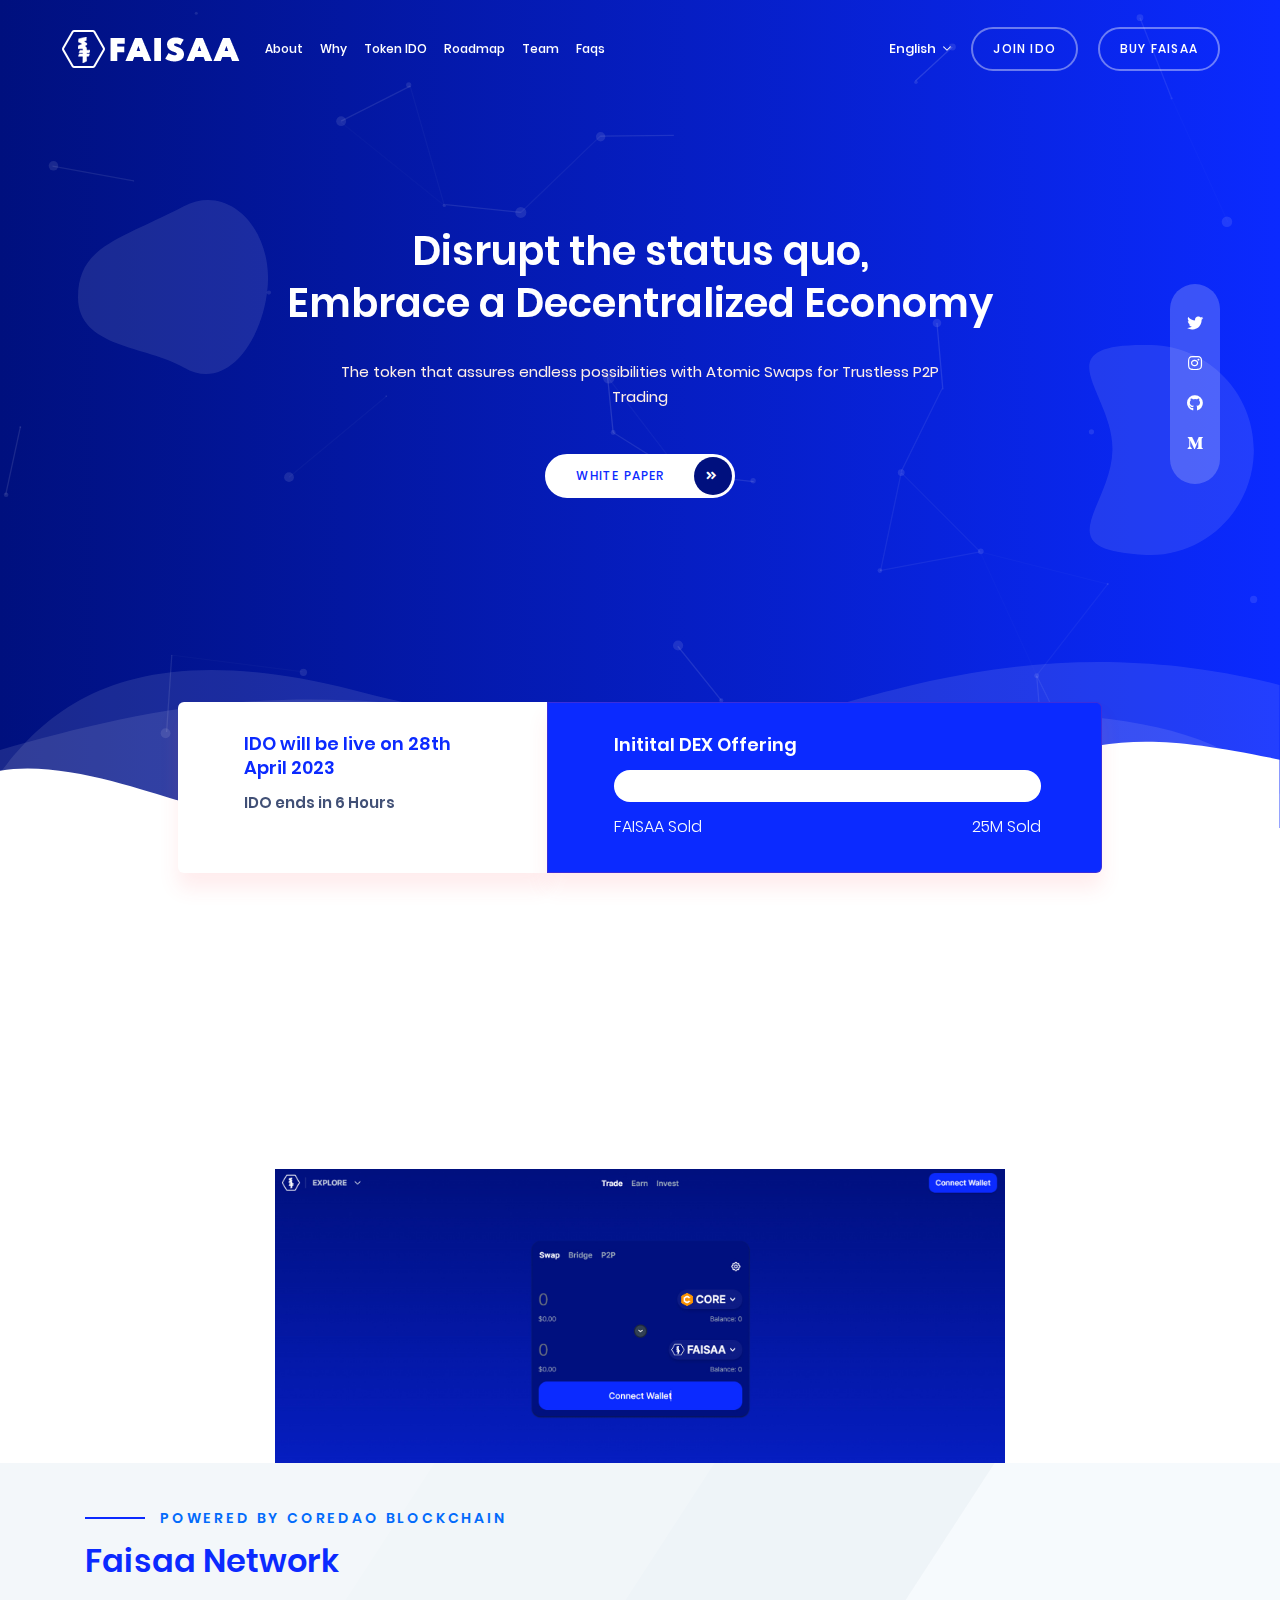
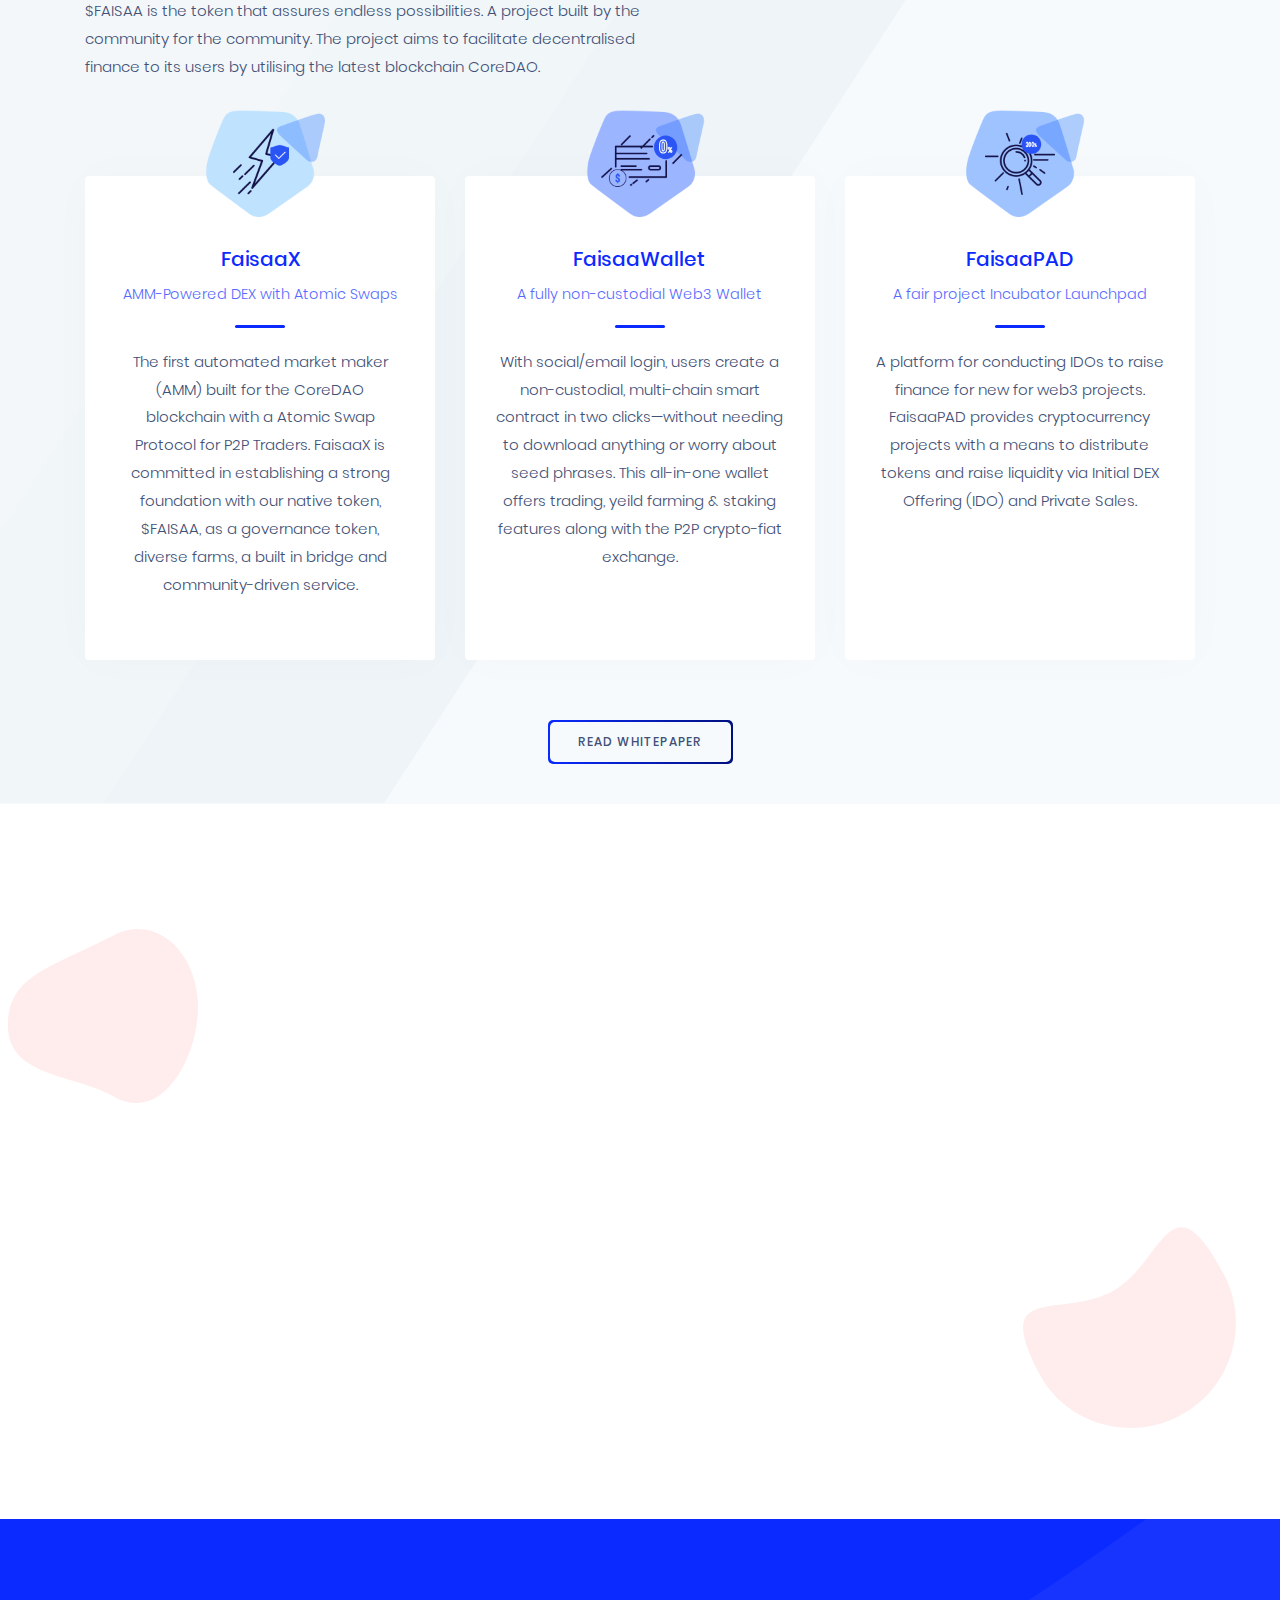
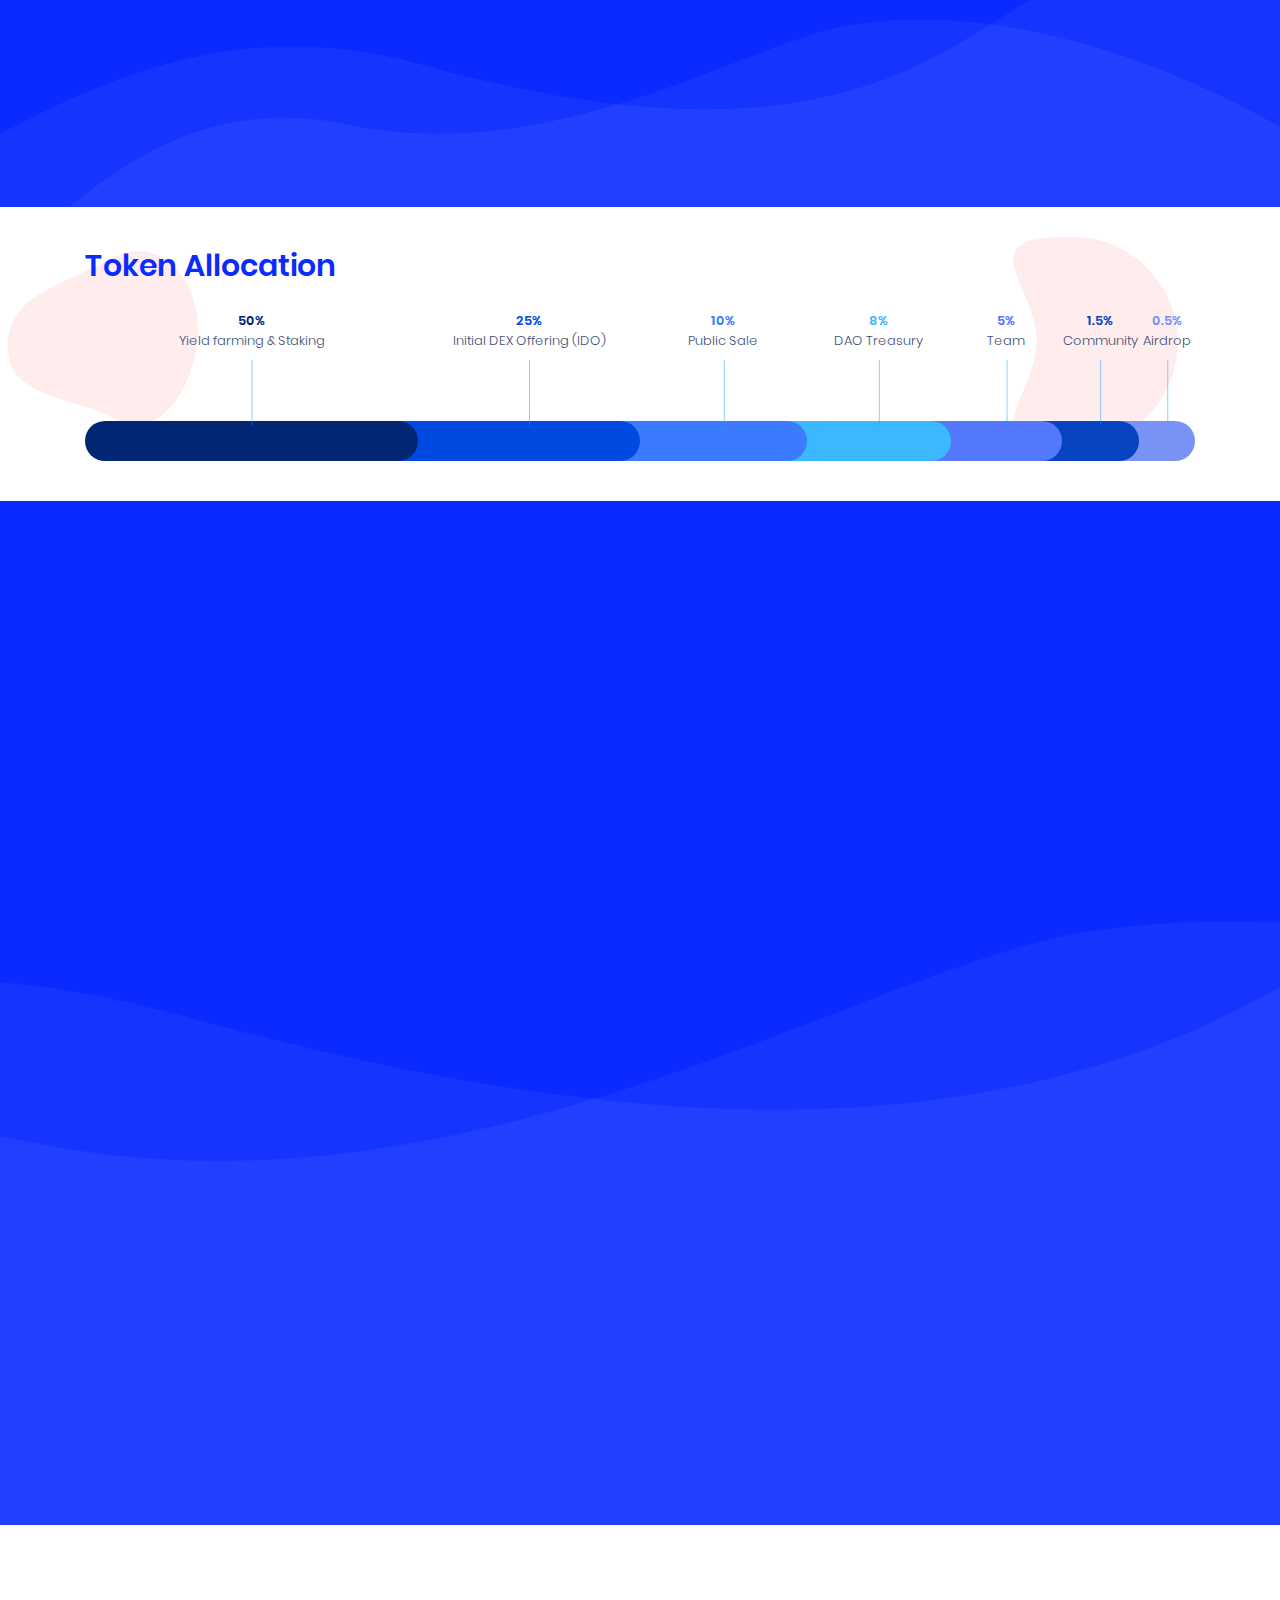
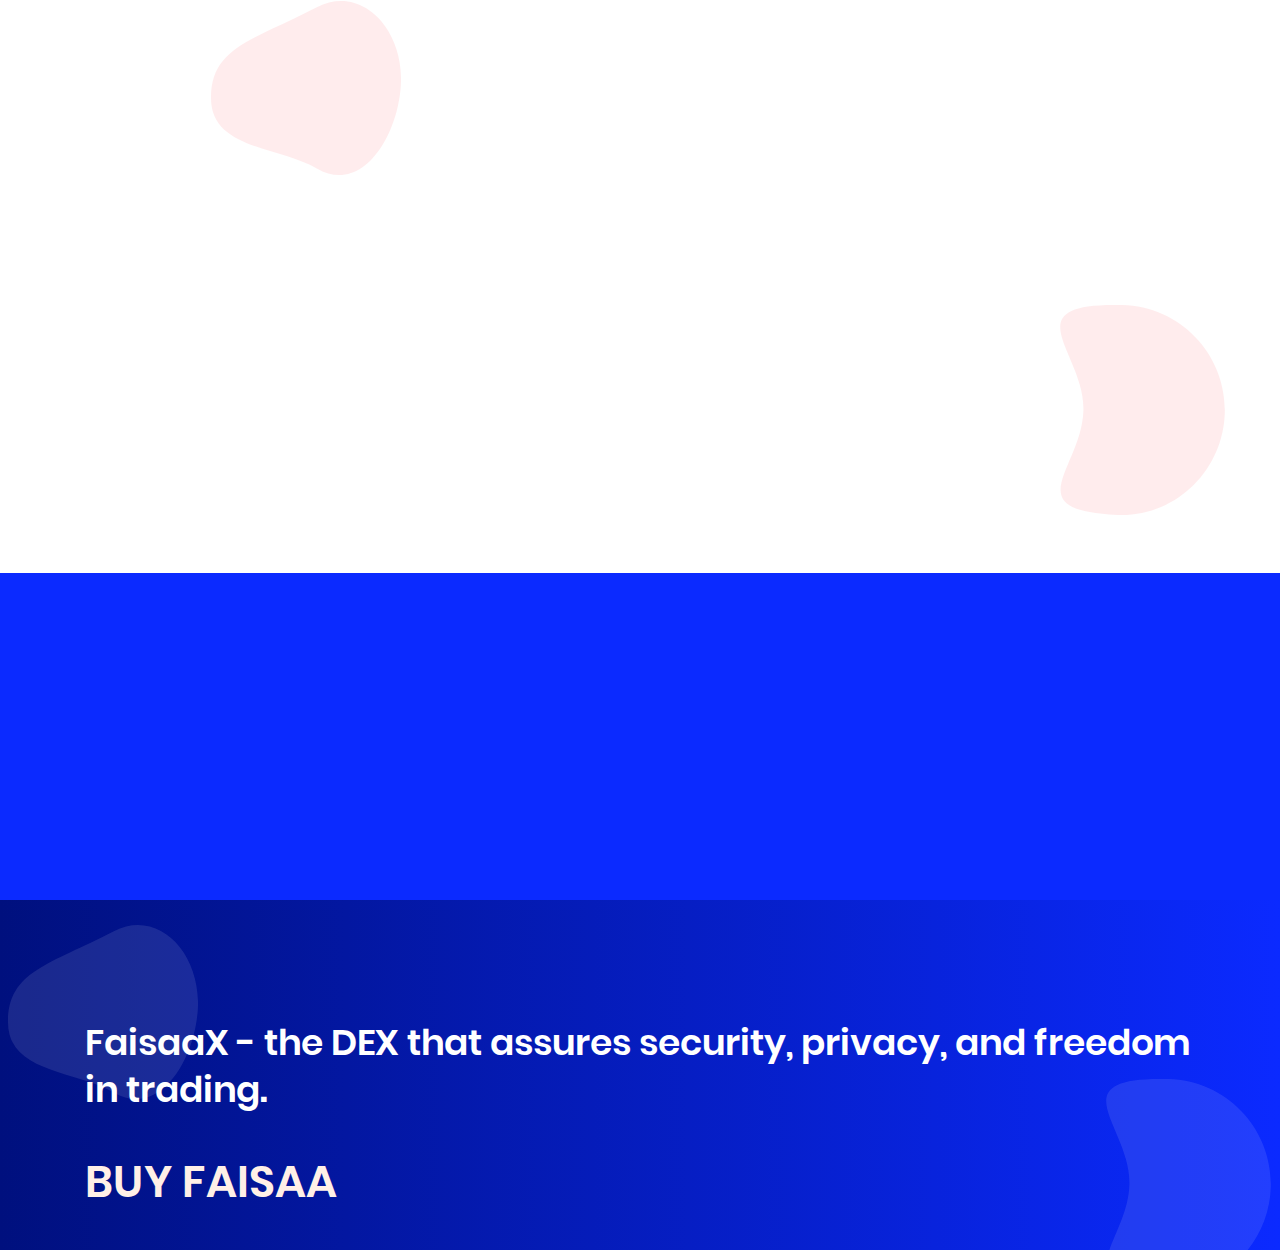
<file: index.html>
<!DOCTYPE html>
<html lang="eth" class="js">

<head>
    <meta charset="utf-8">
    <meta name="author" content="Faisaa Network">
    <meta name="viewport" content="width=device-width, initial-scale=1, shrink-to-fit=no">
    <meta name="description" content="">
    <meta name="robots" content="index, follow">
    <meta name="keywords" content="comma-separated list of keywords">
    <meta name="apple-mobile-web-app-capable" content="yes">
    
    <!-- Fav Icon  -->
<link rel="apple-touch-icon" sizes="120x120" href="/apple-touch-icon.png">
<link rel="icon" type="image/png" sizes="32x32" href="/favicon-32x32.png">
<link rel="icon" type="image/png" sizes="16x16" href="/favicon-16x16.png">
<link rel="manifest" href="/site.webmanifest">
<link rel="mask-icon" href="/safari-pinned-tab.svg" color="#0b2aff">
<meta name="msapplication-TileColor" content="#ff9635">
<meta name="theme-color" content="#ff9635">

    <link rel="canonical" href="https://faisaa.finance">
    <link rel="shortcut icon" href="/favicon.ico">
    <!-- Site Title  -->
    <title>Faisaa - A fully web3 driven ecosystem on CORE</title>
    <!-- Bundle and Base CSS -->
    <link rel="stylesheet" href="assets/css/vendor.bundle.css?ver=195">
    <link rel="stylesheet" href="assets/css/style-zinnia.css?ver=195">
    <!-- Extra CSS -->
    <link rel="stylesheet" href="assets/css/theme.css?ver=195">
    <link rel="preconnect" href="https://fonts.googleapis.com">
<link rel="preconnect" href="https://fonts.gstatic.com" crossorigin>
<link href="https://fonts.googleapis.com/css2?family=League+Spartan:wght@900&display=swap" rel="stylesheet">
</head>

<body class="nk-body body-wider mode-onepage">
    <div class="nk-wrap">
        <header class="nk-header page-header is-transparent is-sticky is-shrink" id="header">
            <!-- Header @s -->
            <div class="header-main">
                <div class="header-container header-container-s1">
                    <div class="header-wrap">
                        <!-- Logo @s -->
                        <div class="header-logo logo animated" data-animate="fadeInDown" data-delay=".65">
                            <a href="./" class="logo-link">
                                <img class="logo-dark" src="images/logo.png" srcset="images/logox2.png" alt="logo">
                                <img class="logo-light" src="images/logo-full-white-f.png" srcset="images/logo-full-white-f.png" alt="logo">
                            </a>
                        </div>
                        <!-- Menu Toogle @s -->
                        <div class="header-nav-toggle">
                            <a href="#" class="navbar-toggle" data-menu-toggle="header-menu">
                                <div class="toggle-line">
                                    <span></span>
                                </div>
                            </a>
                        </div>
                        <!-- Menu @s -->
                        <div class="header-navbar header-navbar-s1">
                            <nav class="header-menu justify-content-between" id="header-menu">
                                <ul class="menu animated remove-animation" data-animate="fadeInDown" data-delay=".75">
                                    <li class="menu-item"><a class="menu-link nav-link" href="#about">About</a></li>
                                    <li class="menu-item"><a class="menu-link nav-link" href="#why">Why</a></li>
                                    <li class="menu-item"><a class="menu-link nav-link" href="#tokensale">Token IDO</a></li>
                                    <li class="menu-item"><a class="menu-link nav-link" href="#roadmap">Roadmap</a></li>
                                    <li class="menu-item"><a class="menu-link nav-link" href="#team">Team</a></li>
                                    <li class="menu-item"><a class="menu-link nav-link" href="#faqs">Faqs</a></li>
                                   
                                    
                                </ul>
                                <ul class="menu-btns align-items-center animated remove-animation" data-animate="fadeInDown" data-delay=".85">
                                    <li class="language-switcher language-switcher-s1 toggle-wrap">
                                        <a class="toggle-tigger" href="#">English</a>
                                        <!-- <ul class="toggle-class toggle-drop toggle-drop-left drop-list drop-list-sm">
                                            <li><a href="#">French</a></li>
                                            <li><a href="#">Chinese</a></li>
                                            <li><a href="#">Hindi</a></li>
                                        </ul> -->
                                    </li>
                                    <li><a href="https://faisaa.finance" class="btn btn-md btn-round btn-outline btn-auto btn-primary"><span>Join IDO</span></a></li>
                                    <li><a href="https://app.faisaa.finance" class="btn btn-md btn-round btn-outline btn-auto btn-primary"><span>Buy FAISAA</span></a></li>
                                </ul>
                            </nav>
                        </div><!-- .header-navbar @e -->
                    </div>
                </div>
            </div><!-- .header-main @e -->
            <!-- Banner @s -->
            <div class="header-banner bg-theme-grad-alt">
                <div class="nk-banner">
                    <div class="banner banner-fs banner-single banner-with-token-box-s1">
                        <div class="ui-shape ui-shape-header ui-shape-light"></div>
                        <div class="banner-wrap">
                            <div class="container">
                                <div class="row align-items-center justify-content-center">
                                    <div class="col-sm-10 col-md-10 col-xl-9">
                                        <div class="banner-caption tc-light text-center">
                                            <div class="cpn-title animated" data-animate="fadeInUp" data-delay="1.25">
                                                <h2 class="title title-xl-s2 title-semibold">Disrupt the status quo,<br>Embrace a Decentralized Economy</h2>
                                            </div>
                                            <div class="cpn-text cpn-text-center">
                                                <p class="lead animated" data-animate="fadeInUp" data-delay="1.35">The token that assures endless possibilities with Atomic Swaps for Trustless P2P Trading</p>
                                            </div>
                                            <div class="cpn-btns">
                                                <ul class="btn-grp justify-content-center animated" data-animate="fadeInUp" data-delay="1.45">
                                                    
                                                    <li><a href="https://docs.faisaa.finance/" class="btn btn-md btn-round btn-with-icon btn-light">
                                                            <span>White Paper</span>
                                                            <em class="icon fas fa-angle-double-right"></em>
                                                        </a></li>
                                                </ul>
                                            </div>
                                        </div>
                                    </div><!-- .col -->
                                </div><!-- .row -->
                            </div>
                            <div class="banner-social-wrap text-center animated" data-animate="fadeIn" data-delay="1.55">
                                <ul class="banner-social banner-social-vertical">
                                    
                                    <li><a href="https://twitter.com/FaisaaNetwork"><em class="fab fa-twitter"></em></a></li>
                                    <li><a href="https://www.instagram.com/faisaaofficial/"><em class="fab fa-instagram"></em></a></li>
                                    <li><a href="https://github.com/faisaa-finance"><em class="fab fa-github"></em></a></li>
                                    <li><a href="#"><em class="fab fa-medium-m"></em></a></li>
                                </ul>
                            </div>
                        </div>
                    </div>
                    <div class="nk-ovm mask-b mask-contain-bottom"></div>
                </div><!-- .nk-banner -->
                <div class="token-box token-box-s1 animated" data-animate="fadeInUp" data-delay="1.65">
                    <div class="container">
                        <div class="row no-gutters justify-content-center">
                            <div class="col-xl-4 col-md-5">
                                <div class="token-countdown-wrapper split split-left split-md-left">
                                    <h5 class="title-sm">IDO will be live on 28th April 2023</h5>
                                    <h6>IDO ends in 6 Hours</h6>
                                    <div class="countdown-small countdown-s3 countdown" data-date="2023/04/28" data-day-text="D" data-hour-text="H" data-min-text="M" data-sec-text="S"></div>
                                </div>
                            </div><!-- .col  -->
                            <div class="col-xl-6 col-md-7">
                                <div class="token-status token-status-s1 bg-theme tc-light text-left split split-right split-md-right">
                                    <h5 class="title-sm">Initital DEX Offering</h5>
                                    <div class="progress-bar progress-bar-s1">
                                        <div class="progress-percent progress-percent-s1 bg-theme-grad-alt" data-percent="0"></div>
                                    </div>
                                    <div class="progress-points"><span>FAISAA Sold</span> <span>25M Sold</span></div>
                                </div>
                            </div><!-- .col  -->
                        </div><!-- .row  -->
                    </div><!-- .container  -->
                </div>
                <!-- Place Particle Js -->
                <div id="particles-bg" class="particles-container particles-bg"></div>
            </div>
            <div class="gap-5x"></div>
            <div class="gap-10x d-md-none"></div>
            <div class="gap-5x d-sm-none"></div>
            <!-- .header-banner @e -->
        </header>
        <main class="nk-pages">
            <section class="section bg-white pb-0 ov-h" id="about">
                <div class="container">
                    <!-- Block @s -->
                    <div class="nk-block nk-block-about text-center">
                        <div class="row justify-content-center gutter-vr-30px">
                            <div class="col-lg-10">
                                <div class="section-head section-head-about">
                                    <h2 class="title fw-6 animated" data-animate="fadeInUp" data-delay=".1"><span style="font-family: 'League Spartan', sans-serif;">FAISAA<span style="color:#000"> IS OPEN TO EVERYONE</span></span></h2>
                                    <h4 class="lead animated fadeInUp" data-animate="fadeInUp" data-delay=".1">A complete decentralised web3-driven ecosystem on <span style="color:#fd9500;">CORE</span></h4>
                                    <p class="fw-4 tc-dark animated" data-animate="fadeInUp" data-delay=".2">The native token of the <span style="color:#0b2aff!important;">FaisaaEx,</span> the first AMM powered DEX with Atomic Swap protocol built on CoreDAO. CORE’s novel Satoshi Plus Consensus Mechanism delivers the composability of an EVM compatible blockchain with the unparalleled security and decentralization of Bitcoin, all with incredibly low fees.</p>
                                </div>
                            </div><!-- .col -->
                            <div class="col-lg-8">
                                <div class="nk-block fadeInUp" data-animate="fadeInUp" data-delay=".3">
                                    <img src="images/FaisaaX-DEX.jpg" alt="">
                                    
                                       
                                    
                                </div>
                            </div><!-- .col -->
                        </div><!-- .row -->
                    </div><!-- .block @e -->
                </div>
            </section>
            <section class="section bg-light" id="why"><div class="background-shape bs-reverse"></div><div class="container"><div class="section-head section-head-s9 wide-sm"><h6 class="title title-xs title-s1 tc-primary animated fadeInUp" data-animate="fadeInUp" data-delay=".1" style="visibility: visible; animation-delay: 0.1s;">POWERED BY COREDAO BLOCKCHAIN</h6><h2 class="title animated fadeInUp" data-animate="fadeInUp" data-delay=".2" style="visibility: visible; animation-delay: 0.2s;">Faisaa Network</h2><p class="animated fadeInUp" data-animate="fadeInUp" data-delay=".3" style="visibility: visible; animation-delay: 0.3s;">$FAISAA is the token that assures endless possibilities. A project built by the community for the community. The project aims to facilitate decentralised finance to its users by utilising the latest blockchain CoreDAO.</p></div><div class="nk-block"><div class="row gutter-vr-40px justify-content-center"><div class="col-lg-4 col-md-4"><div class="feature feature-s8 feature-s8-alt feature-center card card-full-lg card-md animated fadeInUp" data-animate="fadeInUp" data-delay=".4" style="visibility: visible; animation-delay: 0.4s;"><div class="feature-icon feature-icon-lg feature-icon-lg-s2"><img src="images/icons/icon-h.png" alt="feature"></div><div class="feature-text feature-text-s8"><h4 class="title title-sm title-thin title-s5"><span>FaisaaX</span><span>AMM-Powered DEX with Atomic Swaps</span></h4><p>The first automated market maker (AMM)  built for the CoreDAO blockchain with a Atomic Swap Protocol for P2P Traders. FaisaaX is committed in establishing a strong foundation with our native token, $FAISAA, as a governance token, diverse farms, a built in bridge and community-driven service.</p><a href="#" class="link link-primary link-feature-s1"><em class="link-icon icon-circle icon-circle-md ti ti-arrow-right"></em></a></div></div></div><div class="col-lg-4 col-md-4"><div class="feature feature-s8 feature-s8-alt feature-center card card-full-lg card-md animated fadeInUp" data-animate="fadeInUp" data-delay=".5" style="visibility: visible; animation-delay: 0.5s;"><div class="feature-icon feature-icon-lg feature-icon-lg-s2"><img src="images/icons/icon-j.png" alt="feature"></div><div class="feature-text feature-text-s8"><h4 class="title title-sm title-thin title-s5"><span>FaisaaWallet</span><span>A fully non-custodial Web3 Wallet</span></h4><p>With social/email login, users create a non-custodial, multi-chain smart contract in two clicks—without needing to download anything or worry about seed phrases. This all-in-one wallet offers trading, yeild farming & staking features along with the P2P crypto-fiat exchange.</p><a href="#" class="link link-primary link-feature-s1"><em class="link-icon icon-circle icon-circle-md ti ti-arrow-right"></em></a></div></div></div><div class="col-lg-4 col-md-4"><div class="feature feature-s8 feature-s8-alt feature-center card card-full-lg card-md animated fadeInUp" data-animate="fadeInUp" data-delay=".6" style="visibility: visible; animation-delay: 0.6s;"><div class="feature-icon feature-icon-lg feature-icon-lg-s2"><img src="images/icons/icon-i.png" alt="feature"></div><div class="feature-text feature-text-s8"><h4 class="title title-sm title-thin title-s5"><span>FaisaaPAD</span><span>A fair project Incubator Launchpad</span></h4><p>A platform for conducting IDOs to raise finance for new for web3 projects. FaisaaPAD provides cryptocurrency projects with a means to distribute tokens and raise liquidity via Initial DEX Offering (IDO) and Private Sales.</p><a href="#" class="link link-primary link-feature-s1"><em class="link-icon icon-circle icon-circle-md ti ti-arrow-right"></em></a></div></div></div></div><div class="d-flex justify-content-center pdt-r"><ul class="btn-grp animated fadeInUp" data-animate="fadeInUp" data-delay=".7" style="visibility: visible; animation-delay: 0.7s;"><li><a href="https://docs.faisaa.finance/" class="btn btn-md btn-outline btn-grad on-bg-light">Read Whitepaper</a></li></ul></div></div></div></section>
           
            <!-- // -->
            <section class="section bg-white" id="whys">
                <div class="ui-shape ui-shape-s1"></div>
                <div class="container">
                    <!-- Block @s -->
                    <div class="nk-block nk-block-about">
                        <div class="row align-items-center gutter-vr-30px">
                            <div class="col-lg-5 text-center text-lg-left">
                                <div class="nk-block-text">
                                    <h2 class="title title-semibold animated" data-animate="fadeInUp" data-delay=".1">FaisaaX - AMM powered DEX with Atomic Swaps</h2>
                                    <h2 class="tc-dark animated" data-animate="fadeInUp" data-delay=".2"><strong>Experience instant trades and trustless Atomic Swaps for P2P with FaisaaX</strong></h2>
                                    <p class="animated" data-animate="fadeInUp" data-delay=".3">FaisaaX will be launched with an integrated Atomic Swap function for P2P Traders. Atomic Swap is a decentralized and trustless trading mechanism that allows users to exchange different cryptocurrencies or tokens without the need for a centralized exchange.</p>
                                    <p class="animated" data-animate="fadeInUp" data-delay=".4">Joining the Faisaa Network, users can enjoy the benefits of a secure and scalable blockchain protocol that provides unprecedented levels of transparency, flexibility, and accessibility. Our goal is to create a vibrant ecosystem of decentralized applications that can transform the way we live, work, and interact with one another.</p>
                                </div>
                            </div><!-- .col -->
                            <div class="col-lg-7">
                                <div class="nk-block-img nk-block-img-s2 text-center text-lg-left animated" data-animate="fadeInUp" data-delay=".5">
                                    <img src="images/FaisaaX-AMM+AtomicSwap.jpg" alt="">
                                </div>
                            </div><!-- .col -->
                        </div><!-- .row -->
                    </div><!-- .block @e -->
                </div>
            </section>
            <!-- // -->
            
            <!-- // -->
            <section class="bg-theme section tc-light ov-h" id="tokensale">
                <!-- Block @s -->
                <div class="nk-block nk-block-token mgb-m30">
                    <div class="section-head text-center wide-auto">
                        <h4 class="title title-semibold animated" data-animate="fadeInUp" data-delay=".1">IDO Details</h4>
                    </div>
                    <div class="tokdis-list">
                        <div class="container">
                            <div class="row text-center text-lg-left">
                                <div class="col-md">
                                    <div class="tokdis-item animated" data-animate="fadeInUp" data-delay=".2">
                                        <span>Tokens Offered</span>
                                        <h5>25 M</h5>
                                    </div>
                                </div><!-- .col -->
                                <div class="col-md">
                                    <div class="tokdis-item animated" data-animate="fadeInUp" data-delay=".3">
                                        <span>Soft Cap</span>
                                        <h5>$6.6 M</h5>
                                    </div>
                                </div><!-- .col -->
                                <div class="col-md">
                                    <div class="tokdis-item animated" data-animate="fadeInUp" data-delay=".4">
                                        <span>Hard Cap</span>
                                        <h5>$25 M</h5>
                                    </div>
                                </div><!-- .col -->
                                <div class="col-lg-4">
                                    <div class="tokdis-item animated" data-animate="fadeInUp" data-delay=".5">
                                        <span>Tokens Distributed</span>
                                        <h5>Fair Distribution</h5>
                                    </div>
                                </div><!-- .col -->
                            </div><!-- .row -->
                        </div>
                    </div>
                    
                </div><!-- .block @e -->
                <!-- .section-tokensale -->
                <div class="nk-ovm shape-n"></div>
            </section>
            <!-- // -->
            <section class="bg-white ov-h section">
                <div class="ui-shape ui-shape-s3"></div>
                <!-- Section Head @s -->
                
                <!-- Block @s -->
                 <div class="nk-block nk-block-token">
                    <div class="container">
                <div class="nk-block">
                    <div class="row">
                        <div class="col-lg-12">
                            <h3 class="sub-heading-s2 animated fadeInUp" data-animate="fadeInUp" data-delay=".1" style="visibility: visible; animation-delay: 0.1s;">Token Allocation</h3>
                            <div class="token-bar-chart animated fadeInUp" data-animate="fadeInUp" data-delay=".2" style="visibility: visible; animation-delay: 0.2s;"><div class="token-bar-item tbic1" data-percent="30" style="width: 50%"><div class="token-bar-txt"><span>50%</span><span>Yield farming & Staking</span></div></div>
                                <div class="token-bar-item tbic2" data-percent="20" style="width: 20%;"><div class="token-bar-txt"><span>25%</span><span>Initial DEX Offering (IDO)</span></div></div>
                                <div class="token-bar-item tbic3" data-percent="15" style="width: 15%;"><div class="token-bar-txt"><span>10%</span><span>Public Sale</span></div></div>
                                <div class="token-bar-item tbic4" data-percent="13" style="width: 8%;"><div class="token-bar-txt"><span>8%</span><span>DAO Treasury</span></div></div>
                                <div class="token-bar-item tbic5" data-percent="10" style="width: 5%;"><div class="token-bar-txt"><span>5%</span><span>Team</span></div></div>
                                <div class="token-bar-item tbic6" data-percent="7" style="width: 2%;"><div class="token-bar-txt"><span>1.5%</span><span>Community</span></div></div>
                                <div class="token-bar-item tbic7" data-percent="5" style="width: 0.5%;"><div class="token-bar-txt"><span>0.5%</span><span>Airdrop</span></div></div></div></div></div>
                    </div></div>
                <!-- .section-tokensale -->
            </section>
            
            <section class="section bg-theme tc-light ov-h" id="roadmap">
                <div class="container">
                
                    <div class="section-head text-center wide-auto-sm">
                        <h4 class="title title-semibold animated" data-animate="fadeInUp" data-delay=".1">Roadmap</h4>
                        <p class="animated" data-animate="fadeInUp" data-delay=".2"><b>Faisaa Network's Strategic Roadmap.</b></br>DeFi is a living construct, so staying up to date is crucial. </p>
                    </div>
                 
                    <div class="nk-block">
                        <div class="row justify-content-center">
                            <div class="col-xl-12">
                                <div class="roadmap-all mgb-m50 animated" data-animate="fadeInUp" data-delay=".3">
                                    <div class="roadmap-wrap roadmap-wrap-done roadmap-wrap-s1 mb-0">
                                        <div class="row no-gutters">
                                            <div class="col-lg">
                                                <div class="roadmap roadmap-s1 roadmap-done text-lg-center">
                                                    <div class="roadmap-step roadmap-step-s1">
                                                        <div class="roadmap-head roadmap-head-s1">
                                                            <span class="roadmap-time roadmap-time-s1">2022 Q4</span>
                                                            <span class="roadmap-title roadmap-title-s1">Core Development</span>
                                                        </div>
                                                        <ul class="roadmap-step-list roadmap-step-list-s1">
                                                            <li>Concept & Branding</li>
                                                            <li>AMM DEX-Beta CORE Testnet</li>
                                                            <li>P2P Atomic Swaps-Beta</li>
                                                            <li>Whitepaper & Roadmap</li>
                                                            
                                                        </ul>
                                                    </div>
                                                </div>
                                            </div>
                                            <div class="col-lg">
                                                <div class="roadmap roadmap-s1 roadmap-current text-lg-center">
                                                    <div class="roadmap-step roadmap-step-s1">
                                                        <div class="roadmap-head roadmap-head-s1">
                                                            <span class="roadmap-time roadmap-time-s1">2023 Q1</span>
                                                            <span class="roadmap-title roadmap-title-s1">Testnet to Mainnet</span>
                                                        </div>
                                                        <ul class="roadmap-step-list roadmap-step-list-s1">
                                                            <li>FaisaaX Mainnet Launch</li>
                                                            <li>$FAISAA Community Airdrop</li>
                                                            <li>$FAISAA IDO & Public Sale</li>
                                                            <li>Security Audit by <a href="https://www.certik.com/"><b>Certik</b></a> & <a href="https://armors.io/"><b>Armors</b></a></li>
                                                        </ul>
                                                    </div>
                                                </div>
                                            </div>
                                            <div class="col-lg">
                                                <div class="roadmap roadmap-s1 text-lg-center">
                                                    <div class="roadmap-step roadmap-step-s1">
                                                        <div class="roadmap-head roadmap-head-s1">
                                                            <span class="roadmap-time roadmap-time-s1">2023 Q2</span>
                                                            <span class="roadmap-title roadmap-title-s1">User Acquisition</span>
                                                        </div>
                                                        <ul class="roadmap-step-list roadmap-step-list-s1">
                                                            <li>Cross-chain Bridge</li>
                                                            <li>P2P Atomic Swap v2</li>
                                                            <li>FaisaaPAD IDO Platform</li>
                                                            <li>$PAW rebase token launch</li>
                                                        </ul>
                                                    </div>
                                                </div>
                                            </div>
                                            <div class="col-lg">
                                                <div class="roadmap roadmap-s1 text-lg-center">
                                                    <div class="roadmap-step roadmap-step-s1">
                                                        <div class="roadmap-head roadmap-head-s1">
                                                            <span class="roadmap-time roadmap-time-s1">2023 Q3</span>
                                                            <span class="roadmap-title roadmap-title-s1">Ecosystem Development</span>
                                                        </div>
                                                        <ul class="roadmap-step-list roadmap-step-list-s1">
                                                            <li>DAO Initiated</li>
                                                            <li>FAISAA Wallet</li>
                                                             <li>Security Audit V2</li>
                                                            <li>Fahi NFT Marketplace</li>
                                                            
                                                        </ul>
                                                    </div>
                                                </div>
                                            </div>
                                        </div>
                                    </div>
                                    <div class="roadmap-wrap roadmap-wrap-s1 mb-0">
                                        <div class="row flex-row-reverse no-gutters">
                                            <div class="col-lg">
                                                <div class="roadmap roadmap-s1 text-lg-center">
                                                    <div class="roadmap-step roadmap-step-s1">
                                                        <div class="roadmap-head roadmap-head-s1">
                                                            <span class="roadmap-time roadmap-time-s1">2023 Q4</span>
                                                            <span class="roadmap-title roadmap-title-s1">Merchant Payment Solutions</span>
                                                        </div>
                                                        <ul class="roadmap-step-list roadmap-step-list-s1">
                                                            <li>FaisaaPAY Payment Solution</li>
                                                            <li>FaisaaPAY Launch on TESTNET</li>
                                                          <li>Merchant Secured Protocol</li>
                                                           <li>Testing Payment Gateways</li>
                                                        </ul>
                                                    </div>
                                                </div>
                                            </div>
                                            <div class="col-lg">
                                                <div class="roadmap roadmap-s1 text-lg-center">
                                                    <div class="roadmap-step roadmap-step-s1">
                                                        <div class="roadmap-head roadmap-head-s1">
                                                            <span class="roadmap-time roadmap-time-s1">2024 Q1</span>
                                                            <span class="roadmap-title roadmap-title-s1">FAISAA Mass Adoption</span>
                                                        </div>
                                                        <ul class="roadmap-step-list roadmap-step-list-s1">
                                                            <li>FaisaaPAY launch on Mainnet</li>
                                                            <li>Integratig more FIAT currencies for P2P</li>
                                                            <li>Partnerships with other Projects</li>
                                                            <li>Community-focused events</li>
                                                        </ul>
                                                    </div>
                                                </div>
                                            </div>
                                            
                                        </div>
                                    </div>
                                    
                                </div>
                            </div>
                        </div>
                    </div>
                </div>
                <div class="nk-ovm shape-n"></div>
            </section> 
            <!-- // -->
            
            <!-- // -->
            <section class="section bg-white" id="faqs">
                <div class="ui-shape ui-shape-s6"></div>
                <div class="container">
                    <!-- Section Head @s -->
                    <div class="section-head text-center wide-auto-sm">
                        <h4 class="title title-semibold animated" data-animate="fadeInUp" data-delay=".1">Frequently asked questions</h4>
                        <p class="animated" data-animate="fadeInUp" data-delay=".2">Check out our FAQs for further information regarding the IDO event.</p>
                    </div><!-- .section-head @e -->
                    <!-- Block @s -->
                    <div class="nk-block">
                        <div class="row justify-content-center">
                            <div class="col-lg-10">
                                <ul class="nav tab-nav tab-nav-btn tab-nav-grad pdb-m justify-content-center animated" data-animate="fadeInUp" data-delay=".1">
                                    <li><a class="active" data-toggle="tab" href="#general-questions-07">General</a></li>
                                    <li><a data-toggle="tab" href="#ico-questions-07">Pre-IDO &amp; IDO</a></li>
                                    <li><a data-toggle="tab" href="#tokens-sales-07">Token</a></li>
                                </ul>
                                <div class="gap-1x"></div>
                            </div><!-- .col -->
                            <div class="col-lg-10">
                                <div class="tab-content animated" data-animate="fadeInUp" data-delay=".2">
                                    <div class="tab-pane fade show active" id="general-questions-07">
                                        <div class="accordion accordion-faq" id="faq-24">
                                            <div class="accordion-item accordion-item-s2 bg-white">
                                                <h5 class="accordion-title accordion-title-sm" data-toggle="collapse" data-target="#faq-24-1"> What is an IDO? <span class="accordion-icon accordion-icon-s2"></span>
                                                </h5>
                                                <div id="faq-24-1" class="collapse show" data-parent="#faq-24">
                                                    <div class="accordion-content">
                                                        <p>An IDO (Initial DEX Offering) is a fundraising method for cryptocurrency projects, in which tokens are sold directly to investors through a decentralized exchange. This allows projects to raise capital and create liquidity for their tokens, while giving investors a chance to invest in promising projects at an early stage.</p>
                                                    </div>
                                                </div>
                                            </div>
                                            <div class="accordion-item accordion-item-s2 bg-white">
                                                <h5 class="accordion-title accordion-title-sm collapsed" data-toggle="collapse" data-target="#faq-24-2"> What is the FAISAA token? <span class="accordion-icon accordion-icon-s2"></span>
                                                </h5>
                                                <div id="faq-24-2" class="collapse" data-parent="#faq-24">
                                                    <div class="accordion-content">
                                                        <p>FAISAA is a cryptocurrency token built on the CoreDAO Blockchain. It is the native token of the FaisaaX DEX, an Automated Martket Maker with Atomic Swap Protocol for Trustless & Secure P2P Trading.</p>
                                                    </div>
                                                </div>
                                            </div>
                                            <div class="accordion-item accordion-item-s2 bg-white">
                                                <h5 class="accordion-title accordion-title-sm collapsed" data-toggle="collapse" data-target="#faq-24-3"> How many FAISAA tokens are being offerd for the IDO? <span class="accordion-icon accordion-icon-s2"></span>
                                                </h5>
                                                <div id="faq-24-3" class="collapse" data-parent="#faq-24">
                                                    <div class="accordion-content">
                                                        <p>A total of 25 million FAISAA tokens will be offered in the IDO.</p>
                                                    </div>
                                                </div>
                                            </div>
                                            
                                        </div>
                                    </div>
                                    <div class="tab-pane fade" id="ico-questions-07">
                                        <div class="accordion accordion-faq" id="faq-25">
                                            <div class="accordion-item accordion-item-s2 bg-white">
                                                <h5 class="accordion-title accordion-title-sm collapsed" data-toggle="collapse" data-target="#faq-25-1"> Is there a minimum investment amount? <span class="accordion-icon accordion-icon-s2"></span>
                                                </h5>
                                                <div id="faq-25-1" class="collapse" data-parent="#faq-25">
                                                    <div class="accordion-content">
                                                        <p>Since we are here to build a serious and committed community, a minimum investment amount of 100 USDT and a maximum investment amount of 10,000 USDT is enforced for the 25 Million FAISAA Tokens offered for the IDO. </p>
                                                    </div>
                                                </div>
                                            </div>
                                            <div class="accordion-item accordion-item-s2 bg-white">
                                                <h5 class="accordion-title accordion-title-sm collapsed" data-toggle="collapse" data-target="#faq-25-2"> How can I participate in the FAISAA IDO event? <span class="accordion-icon accordion-icon-s2"></span>                                                </h5>
                                                <div id="faq-25-2" class="collapse" data-parent="#faq-25">
                                                    <div class="accordion-content">
                                                        <p>Connect your Wallet to faisaa.finance on CoreDAO Mainnet and and head to the IDO page and commit $USDT to participate on the IDO. </p>
                                                    </div>
                                                </div>
                                            </div>
                                            <div class="accordion-item accordion-item-s2 bg-white">
                                                <h5 class="accordion-title accordion-title-sm" data-toggle="collapse" data-target="#faq-25-3"> What is the purpose of FAISAA?? <span class="accordion-icon accordion-icon-s2"></span>
                                                </h5>
                                                <div id="faq-25-3" class="collapse show" data-parent="#faq-25">
                                                    <div class="accordion-content">
                                                        <p>The purpose of FAISAA is to create a decentralized currency that can be used for transactions and investments. It aims to provide a secure, transparent, and accessible alternative to traditional fiat currencies.</p>
                                                    </div>
                                                </div>
                                            </div>
                                            
                                            
                                            <div class="accordion-item accordion-item-s2 bg-white">
                                                <h5 class="accordion-title accordion-title-sm collapsed" data-toggle="collapse" data-target="#faq-25-4"> What is the exchange rate for the FAISAA tokens? <span class="accordion-icon accordion-icon-s2"></span>
                                                </h5>
                                                <div id="faq-25-4" class="collapse" data-parent="#faq-25">
                                                    <div class="accordion-content">
                                                        <p>The exchange rate of the FAISAA Token offered on IDO is 0.66 USDT per token.</p>
                                                    </div>
                                                </div>
                                            </div>
                                             <div class="accordion-item accordion-item-s2 bg-white">
                                                <h5 class="accordion-title accordion-title-sm" data-toggle="collapse" data-target="#faq-25-5"> How will the FAISAA tokens be distributed? <span class="accordion-icon accordion-icon-s2"></span>
                                                </h5>
                                                <div id="faq-25-5" class="collapse show" data-parent="#faq-26">
                                                    <div class="accordion-content">
                                                        <p>The FAISAA tokens will be distributed fairly among investors who participate in the IDO based on the amount of USDT they invest and will be available to CLAIM  your $FAISAA Tokens 1 HR (One-Hour) after the IDO Event.</p>
                                                    </div>
                                                </div>
                                            </div>
                                        </div>
                                    </div>
                                    <div class="tab-pane fade" id="tokens-sales-07">
                                        <div class="accordion accordion-faq" id="faq-26">
                                           
                                            <div class="accordion-item accordion-item-s2 bg-white">
                                                <h5 class="accordion-title accordion-title-sm collapsed" data-toggle="collapse" data-target="#faq-26-1"> Where can I trade FAISAA tokens? <span class="accordion-icon accordion-icon-s2"></span>
                                                </h5>
                                                <div id="faq-26-1" class="collapse" data-parent="#faq-26">
                                                    <div class="accordion-content">
                                                        <p>FAISAA tokens can be traded on a range of decentralized exchanges (DEXs), such as Uniswap, LfgSwap and PancakeSwap</p>
                                                    </div>
                                                </div>
                                            </div>
                                            <div class="accordion-item accordion-item-s2 bg-white">
                                                <h5 class="accordion-title accordion-title-sm collapsed" data-toggle="collapse" data-target="#faq-26-2"> What is the roadmap for FAISAA? <span class="accordion-icon accordion-icon-s2"></span>
                                                </h5>
                                                <div id="faq-26-2" class="collapse" data-parent="#faq-26">
                                                    <div class="accordion-content">
                                                        <p>The FAISAA team has a comprehensive roadmap that includes the launch of additional DeFi services, such as yield farming and staking, as well as partnerships with other projects in the DeFi space..</p>
                                                    </div>
                                                </div>
                                            </div>
                                            <div class="accordion-item accordion-item-s2 bg-white">
                                                <h5 class="accordion-title accordion-title-sm collapsed" data-toggle="collapse" data-target="#faq-26-3"> What is the long-term vision for FAISAA? <span class="accordion-icon accordion-icon-s2"></span>
                                                </h5>
                                                <div id="faq-26-3" class="collapse" data-parent="#faq-26">
                                                    <div class="accordion-content">
                                                        <p>The long-term vision for FAISAA is to become a leading DeFi platform that provides users with a range of financial services in a secure, decentralized manner. The FAISAA team is committed to building a sustainable and community-driven project that benefits all users.</p>
                                                    </div>
                                                </div>
                                            </div>
                                        </div>
                                    </div>
                                </div>
                            </div><!-- .col -->
                        </div><!-- .row -->
                    </div><!-- .block @e -->
                </div>
            </section>
                <section class="section bg-theme tc-light" id="partners">
                <div class="container">
                    <!-- Section Head @s -->
                    <div class="section-head text-center wide-auto-sm">
                        <h4 class="title-lg title-semibold animated" data-animate="fadeInUp" data-delay=".1">Our Partners</h4>
                    </div><!-- .section-head @e -->
                    <!-- Block @s -->
                    <div class="nk-block block-partners">
                        <ul class="partner-list partner-list-s2 flex-wrap">
                            <li class="partner-logo-s2 animated" data-animate="fadeInUp" data-delay=".15"><img src="images/partners/1.png" alt="partner"></li>
                            <li class="partner-logo-s2 animated" data-animate="fadeInUp" data-delay=".2"><img src="images/partners/2.png" alt="partner"></li>
                            <li class="partner-logo-s2 animated" data-animate="fadeInUp" data-delay=".25"><img src="images/partners/3.png" alt="partner"></li>
                            <li class="partner-logo-s2 animated" data-animate="fadeInUp" data-delay=".3"><img src="images/partners/4.png" alt="partner"></li>
                           
                        </ul>
                    </div>
                    <!-- Block @e -->
                </div>
            </section>
            
        </main>
        <!-- Footer -->
        <footer class="nk-footer bg-theme-grad-alt">
            <section class="section section-l section-footer pb-0 tc-light tc-light-alt bg-transparent ov-h">
                <div class="ui-shape ui-shape-footer ui-shape-light"></div>
                <div class="container">
                    <h2>FaisaaX - the DEX that assures security, privacy, and freedom in trading.</h2>
                    
                </div>
                <section class="section">
                    <div class="container">
                        <h1><a href="#" style="color:#ff9635;">BUY FAISAA</a></h1>
                    </div>
                    </section>
            </section>
        </footer>
    </div>
    <!-- Preloader -->
    <div class="preloader"><span class="spinner spinner-round"></span></div>
    <!-- JavaScript -->
    <script src="assets/js/jquery.bundle.js?ver=195"></script>
    <script src="assets/js/scripts.js?ver=195"></script>
    <script src="assets/js/charts.js?ver=195"></script>
    <script src="assets/js/toastr.examples.js?ver=195"></script>
</body>

</html>
</file>
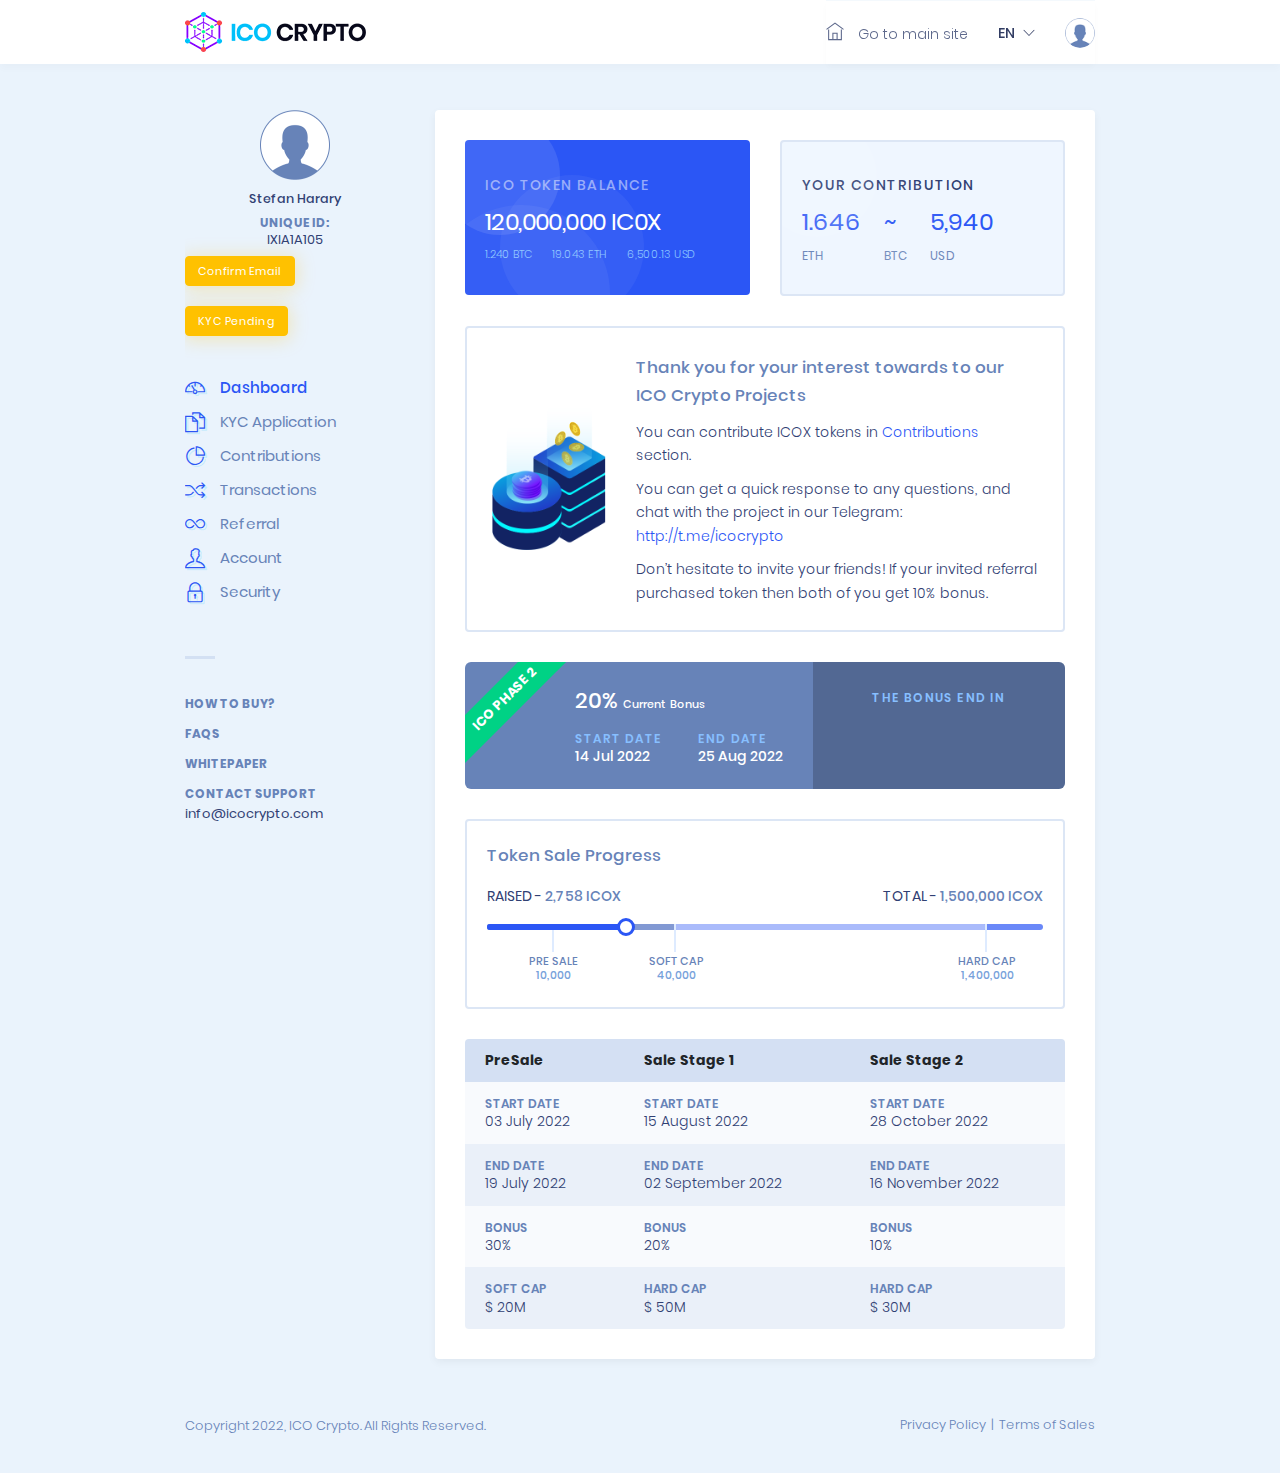
<file: dashboard/index.html>
<!DOCTYPE html>
<html lang="en" class="js">
<head>
    <meta charset="utf-8">
    <meta name="author" content="Softnio">
    <meta name="viewport" content="width=device-width, initial-scale=1, shrink-to-fit=no">
    <meta name="description" content="ICO Crypto is a modern and elegant landing page, created for ICO Agencies and digital crypto currency investment website.">
    <!-- Fav Icon  -->
    <link rel="shortcut icon" href="images/favicon.png">
    <!-- Site Title  -->
    <title>Account | User Center - ICO Crypto</title>
    <!-- Vendor Bundle CSS -->
    <link rel="stylesheet" href="assets/css/vendor.bundle.css?ver=110">
    <!-- Custom styles for this template -->
    <link rel="stylesheet" href="assets/css/style.css?ver=110">
</head>

<body class="user-dashboard">
    <!-- Topbar -->
    <div class="topbar">
        <div class="topbar-md d-lg-none">
            <div class="container">
                <div class="d-flex align-items-center justify-content-between">
                    <a href="#" class="toggle-nav">
                        <div class="toggle-icon">
                            <span class="toggle-line"></span>
                            <span class="toggle-line"></span>
                            <span class="toggle-line"></span>
                            <span class="toggle-line"></span>
                        </div>
                    </a><!-- .toggle-nav -->
                    <div class="site-logo">
                        <a href="index.html" class="site-brand">
                            <img src="images/logo.png" alt="logo" srcset="images/logo2x.png 2x">
                        </a>
                    </div><!-- .site-logo -->
                    <div class="dropdown topbar-action-item topbar-action-user">
                        <a href="#" data-toggle="dropdown"> <img class="icon" src="images/user-thumb-sm.png" alt="thumb"> </a>
                        <div class="dropdown-menu dropdown-menu-right">
                            <div class="user-dropdown">
                                <div class="user-dropdown-head">
                                    <h6 class="user-dropdown-name">Stefan Harary <span>(IXIA1A105)</span></h6>
                                    <span class="user-dropdown-email">useremail@example.com</span>
                                </div>
                                <div class="user-dropdown-balance">
                                    <h6>ICO TOKEN BALANCE</h6>
                                    <h3>120,000,000 IC0X</h3>
                                    <ul>
                                        <li>1.240 BTC</li>
                                        <li>19.043 ETH</li>
                                        <li>6,500.13 USD</li>
                                    </ul>
                                </div>
                                <ul class="user-dropdown-btns btn-grp guttar-10px">
                                    <li><a href="#" class="btn btn-xs btn-warning">Confirm Email</a></li>
                                    <li><a href="kyc.html" class="btn btn-xs btn-warning">KYC Pending</a></li>
                                </ul>
                                <div class="gaps-1x"></div>
                                <ul class="user-dropdown-links">
                                    <li><a href="account.html"><i class="ti ti-id-badge"></i>My Profile</a></li>
                                    <li><a href="security.html"><i class="ti ti-lock"></i>Security</a></li>
                                    <li><a href="activity.html"><i class="ti ti-eye"></i>Activity</a></li>
                                </ul>
                                <ul class="user-dropdown-links">
                                    <li><a href="login.html"><i class="ti ti-power-off"></i>Logout</a></li>
                                </ul>
                            </div>
                        </div>
                    </div>
                    <!-- .toggle-action -->
                </div><!-- .container -->
            </div><!-- .container -->
        </div><!-- .topbar-md -->
        <div class="container">
            <div class="d-lg-flex align-items-center justify-content-between">
                <div class="topbar-lg d-none d-lg-block">
                    <div class="site-logo">
                        <a href="index.html" class="site-brand">
                            <img src="images/logo.png" alt="logo" srcset="images/logo2x.png 2x">
                        </a>
                    </div><!-- .site-logo -->
                </div><!-- .topbar-lg -->
                <div class="topbar-action d-none d-lg-block">
                    <ul class="topbar-action-list">
                        <li class="topbar-action-item topbar-action-link">
                            <a href="#"><em class="ti ti-home"></em> Go to main site</a>
                        </li><!-- .topbar-action-item -->
                        <li class="dropdown topbar-action-item topbar-action-language">
                            <a href="#" data-toggle="dropdown"> EN <em class="ti ti-angle-down"></em> </a>
                            <ul class="dropdown-menu">
                                <li><a href="#">FR</a></li>
                                <li><a href="#">JY</a></li>
                                <li><a href="#">CH</a></li>
                            </ul>
                        </li><!-- .topbar-action-item -->
                        <li class="dropdown topbar-action-item topbar-action-user">
                            <a href="#" data-toggle="dropdown"> <img class="icon" src="images/user-thumb-sm.png" alt="thumb"> </a>
                            <div class="dropdown-menu dropdown-menu-right">
                                <div class="user-dropdown">
                                    <div class="user-dropdown-head">
                                        <h6 class="user-dropdown-name">Stefan Harary <span>(IXIA1A105)</span></h6>
                                        <span class="user-dropdown-email">useremail@example.com</span>
                                    </div>
                                    <div class="user-dropdown-balance">
                                        <h6>ICO TOKEN BALANCE</h6>
                                        <h3>120,000,000 IC0X</h3>
                                        <ul>
                                            <li>1.240 BTC</li>
                                            <li>19.043 ETH</li>
                                            <li>6,500.13 USD</li>
                                        </ul>
                                    </div>
                                    <ul class="user-dropdown-links">
                                        <li><a href="account.html"><i class="ti ti-id-badge"></i>My Profile</a></li>
                                        <li><a href="security.html"><i class="ti ti-lock"></i>Security</a></li>
                                        <li><a href="activity.html"><i class="ti ti-eye"></i>Activity</a></li>
                                    </ul>
                                    <ul class="user-dropdown-links">
                                        <li><a href="login.html"><i class="ti ti-power-off"></i>Logout</a></li>
                                    </ul>
                                </div>
                            </div>
                        </li><!-- .topbar-action-item -->
                    </ul><!-- .topbar-action-list -->
                </div><!-- .topbar-action -->
            </div><!-- .d-flex -->
        </div><!-- .container -->
    </div>
    <!-- TopBar End -->
    <div class="user-wraper">
        <div class="container">
            <div class="d-flex">
                <div class="user-sidebar">
                    <div class="user-sidebar-overlay"></div>
                    <div class="user-box d-none d-lg-block">
                        <div class="user-image">
                            <img src="images/user-thumb-lg.png" alt="thumb">
                        </div>
                        <h6 class="user-name">Stefan Harary</h6>
                        <div class="user-uid">Unique ID: <span>IXIA1A105</span></div>
                        <ul class="btn-grp guttar-10px">
                            <li><a href="#" class="btn btn-xs btn-warning">Confirm Email</a></li>
                            <li><a href="kyc.html" class="btn btn-xs btn-warning">KYC Pending</a></li>
                        </ul>
                    </div><!-- .user-box -->
                    <ul class="user-icon-nav">
                        <li><a href="index.html"><em class="ti ti-dashboard"></em>Dashboard</a></li>
                        <li><a href="kyc.html"><em class="ti ti-files"></em>KYC Application</a></li>
                        <li><a href="tokens.html"><em class="ti ti-pie-chart"></em>Contributions</a></li>
                        <li><a href="transactions.html"><em class="ti ti-control-shuffle"></em>Transactions</a></li>
                        <li><a href="referrals.html"><em class="ti ti-infinite"></em>Referral</a></li>
                        <li><a href="account.html"><em class="ti ti-user"></em>Account</a></li>
                        <li><a href="security.html"><em class="ti ti-lock"></em>Security</a></li>
                    </ul><!-- .user-icon-nav -->
                    <div class="user-sidebar-sap"></div><!-- .user-sidebar-sap -->
                    <ul class="user-nav">
                        <li><a href="how-to.html">How to buy?</a></li>
                        <li><a href="faq.html">Faqs</a></li>
                        <li><a href="#">Whitepaper</a></li>
                        <li>Contact Support<span>info@icocrypto.com</span></li>
                    </ul><!-- .user-nav -->
                    <div class="d-lg-none">
                        <div class="user-sidebar-sap"></div>
                        <div class="gaps-1x"></div>
                        <ul class="topbar-action-list">
                            <li class="topbar-action-item topbar-action-link">
                                <a href="#"><em class="ti ti-home"></em> Go to main site</a>
                            </li><!-- .topbar-action-item -->
                            <li class="dropup topbar-action-item topbar-action-language">
                                <a href="#" data-toggle="dropdown" aria-haspopup="true"> EN <em class="ti ti-angle-up"></em> </a>
                                <ul class="dropdown-menu">
                                    <li><a href="#">FR</a></li>
                                    <li><a href="#">JY</a></li>
                                    <li><a href="#">CH</a></li>
                                </ul>
                            </li><!-- .topbar-action-item -->
                        </ul><!-- .topbar-action-list -->
                    </div>
                </div><!-- .user-sidebar -->
                <div class="user-content">
                    <div class="user-panel">
                        <div class="row">
                            <div class="col-md-6">
                                <div class="tile-item tile-primary">
                                    <div class="tile-bubbles"></div>
                                    <h6 class="tile-title">ICO TOKEN BALANCE</h6>
                                    <h1 class="tile-info">120,000,000 IC0X</h1>
                                    <ul class="tile-list-inline">
                                        <li>1.240 BTC</li>
                                        <li>19.043 ETH</li>
                                        <li>6,500.13 USD</li>
                                    </ul>
                                </div>
                            </div><!-- .col -->
                            <div class="col-md-6">
                                <div class="tile-item tile-light">
                                    <div class="tile-bubbles"></div>
                                    <h6 class="tile-title">YOUR CONTRIBUTION</h6>
                                    <ul class="tile-info-list">
                                        <li><span>1.646</span>ETH</li>
                                        <li><span>~</span>BTC</li>
                                        <li><span>5,940</span>USD</li>
                                    </ul>
                                </div>
                            </div><!-- .col -->
                        </div><!-- .row -->
                        <div class="info-card info-card-bordered">
                            <div class="row align-items-center">
                                <div class="col-sm-3">
                                    <div class="info-card-image">
                                        <img src="images/vector-a.png" alt="vector">
                                    </div>
                                    <div class="gaps-2x d-md-none"></div>
                                </div>
                                <div class="col-sm-9">
                                    <h4>Thank you for your interest towards to our ICO Crypto Projects</h4>
                                    <p>You can contribute ICOX tokens in <a href="#">Contributions</a> section.</p>
                                    <p>You can get a quick response to any questions, and chat with the project in our Telegram: <a href="#">http://t.me/icocrypto</a></p>
                                    <p>Don’t hesitate to invite your friends! If your invited referral purchased token then both of you get 10% bonus.</p>
                                </div>
                            </div>
                        </div><!-- .info-card -->
                        <div class="token-card">
                            <div class="token-info">
                                <span class="token-smartag">ICO Phase 2</span>
                                <h2 class="token-bonus">20% <span>Current Bonus</span></h2>
                                <ul class="token-timeline">
                                    <li><span>START DATE</span>14 Jul 2022</li>
                                    <li><span>END DATE</span>25 Aug 2022</li>
                                </ul>
                            </div>
                            <div class="token-countdown">
                                <span class="token-countdown-title">THE BONUS END IN</span>
                                <div class="token-countdown-clock" data-date="2022/09/05"></div>
                            </div>
                        </div><!-- .token-card -->
                        <div class="progress-card">
                            <h4>Token Sale Progress</h4>
                            <ul class="progress-info">
                                <li><span>Raised -</span> 2,758 ICOX</li>
                                <li><span>TOTAL -</span> 1,500,000 ICOX</li>
                            </ul>
                            <div class="progress-bar">
                                <div class="progress-hcap" style="width:90%">
                                    <div>Hard cap <span>1,400,000</span></div>
                                </div>
                                <div class="progress-scap" style="width:34%">
                                    <div>Soft cap <span>40,000</span></div>
                                </div>
                                <div class="progress-psale" style="width:12%">
                                    <div>Pre Sale <span>10,000</span></div>
                                </div>
                                <div class="progress-percent" style="width:25%"></div>
                            </div>
                        </div>
                        <div class="gaps-3x"></div>
                        <div class="table-responsive">
                            <table class="table">
                                <thead>
                                    <tr>
                                        <th>PreSale</th>
                                        <th>Sale Stage 1</th>
                                        <th>Sale Stage 2</th>
                                    </tr>
                                </thead>
                                <tbody>
                                    <tr>
                                        <td><span>Start Date</span>03 July 2022</td>
                                        <td><span>Start Date</span>15 August 2022</td>
                                        <td><span>Start Date</span>28 October 2022</td>
                                    </tr>
                                    <tr>
                                        <td><span>End Date</span>19 July 2022</td>
                                        <td><span>End Date</span>02 September 2022</td>
                                        <td><span>End Date</span>16 November 2022</td>
                                    </tr>
                                    <tr>
                                        <td><span>Bonus</span>30%</td>
                                        <td><span>Bonus</span>20%</td>
                                        <td><span>Bonus</span>10%</td>
                                    </tr>
                                    <tr>
                                        <td><span>Soft Cap</span>$ 20M</td>
                                        <td><span>Hard Cap</span>$ 50M</td>
                                        <td><span>Hard Cap</span>$ 30M</td>
                                    </tr>
                                </tbody>
                            </table>
                        </div>
                    </div><!-- .user-panel -->
                </div><!-- .user-content -->
            </div><!-- .d-flex -->
        </div><!-- .container -->
    </div>
    <!-- UserWraper End -->
    <div class="footer-bar">
        <div class="container">
            <div class="row">
                <div class="col-md-7">
                    <span class="footer-copyright">Copyright 2022, <a href="#">ICO Crypto</a>. All Rights Reserved.</span>
                </div><!-- .col -->
                <div class="col-md-5 text-md-right">
                    <ul class="footer-links">
                        <li><a href="policy.html">Privacy Policy</a></li>
                        <li><a href="policy.html">Terms of Sales</a></li>
                    </ul>
                </div><!-- .col -->
            </div><!-- .row -->
        </div><!-- .container -->
    </div>
    <!-- FooterBar End -->
    <!-- JavaScript (include all script here) -->
    <script src="assets/js/jquery.bundle.js?ver=110"></script>
    <script src="assets/js/script.js?ver=110"></script>
</body>

</html>
</file>
<file: assets/css/theme.css>
/*!
Template :	ICOCrypto @by Softnio
Theme	 :  Default
Version	 :	1.9.5
Updated	 :	04.02.2022
*/
/*! WRITE YOUR CUSTOM STYLE **/
</file>
